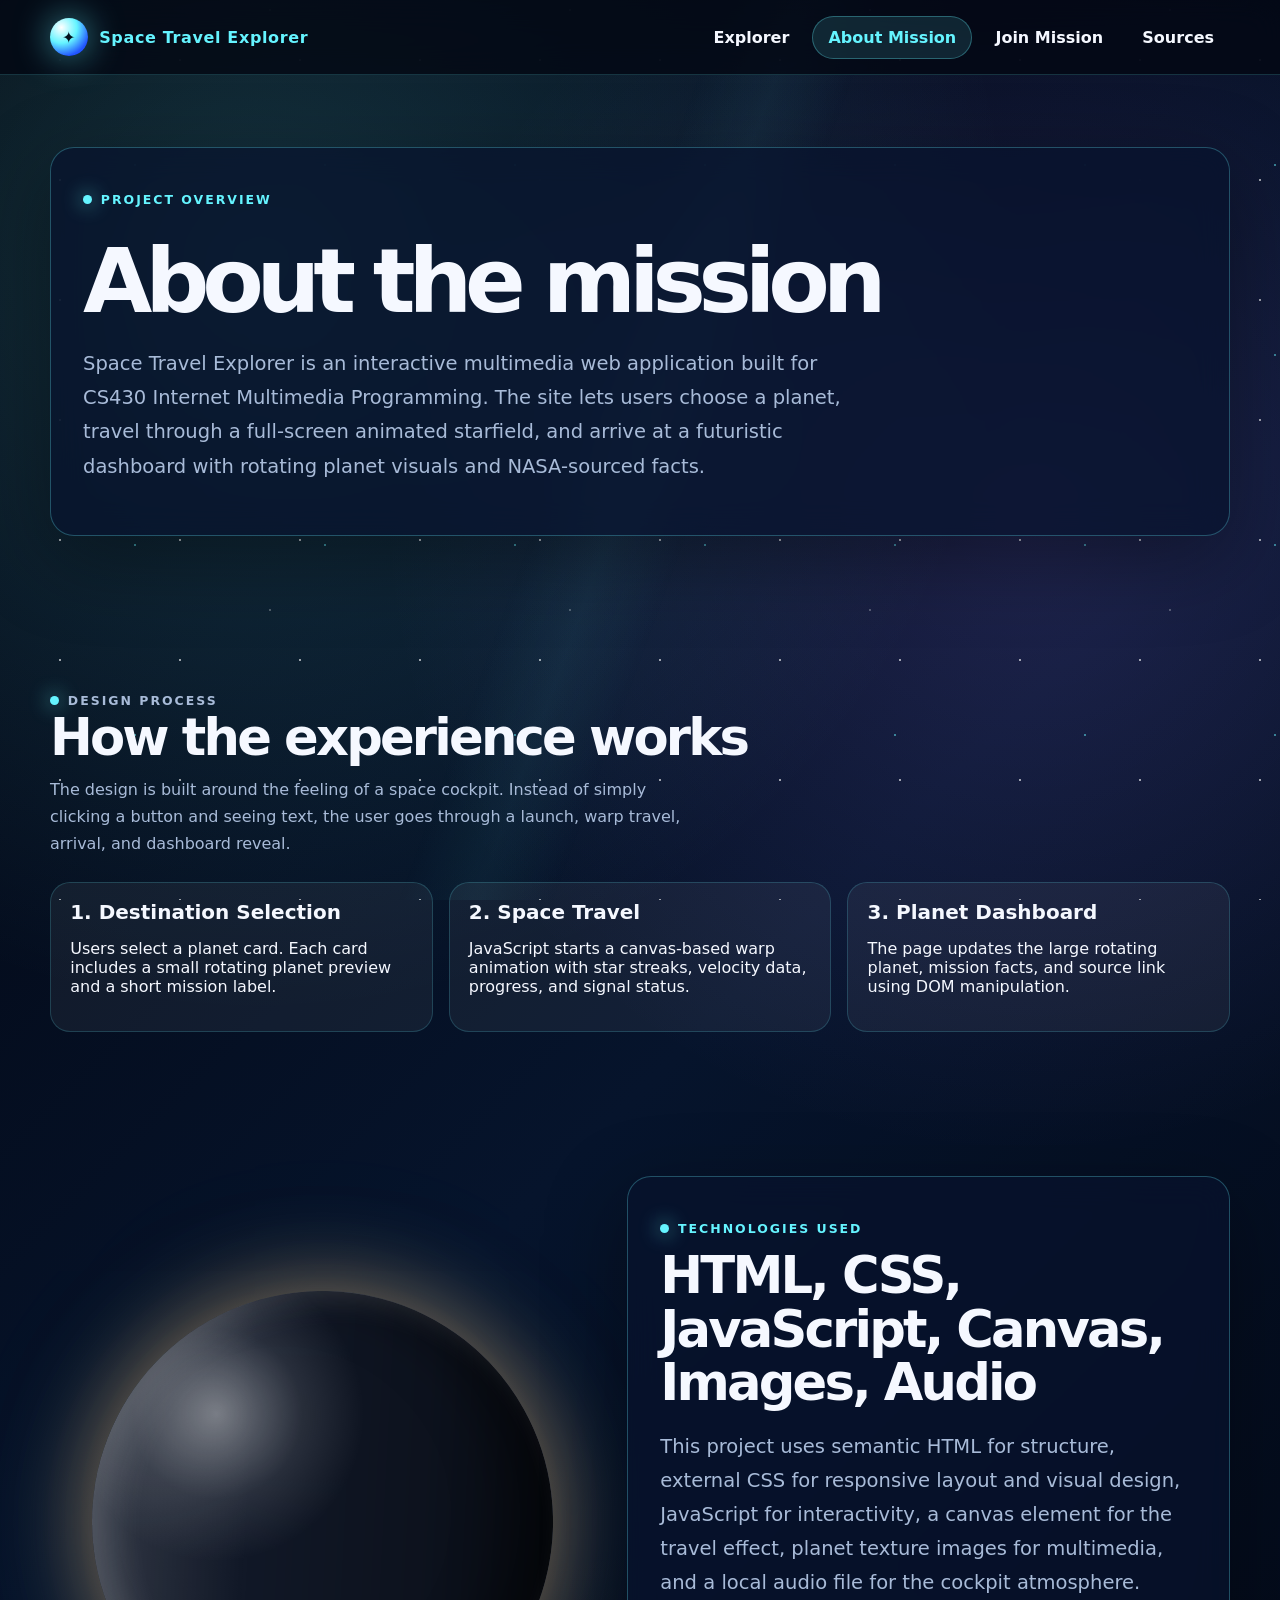
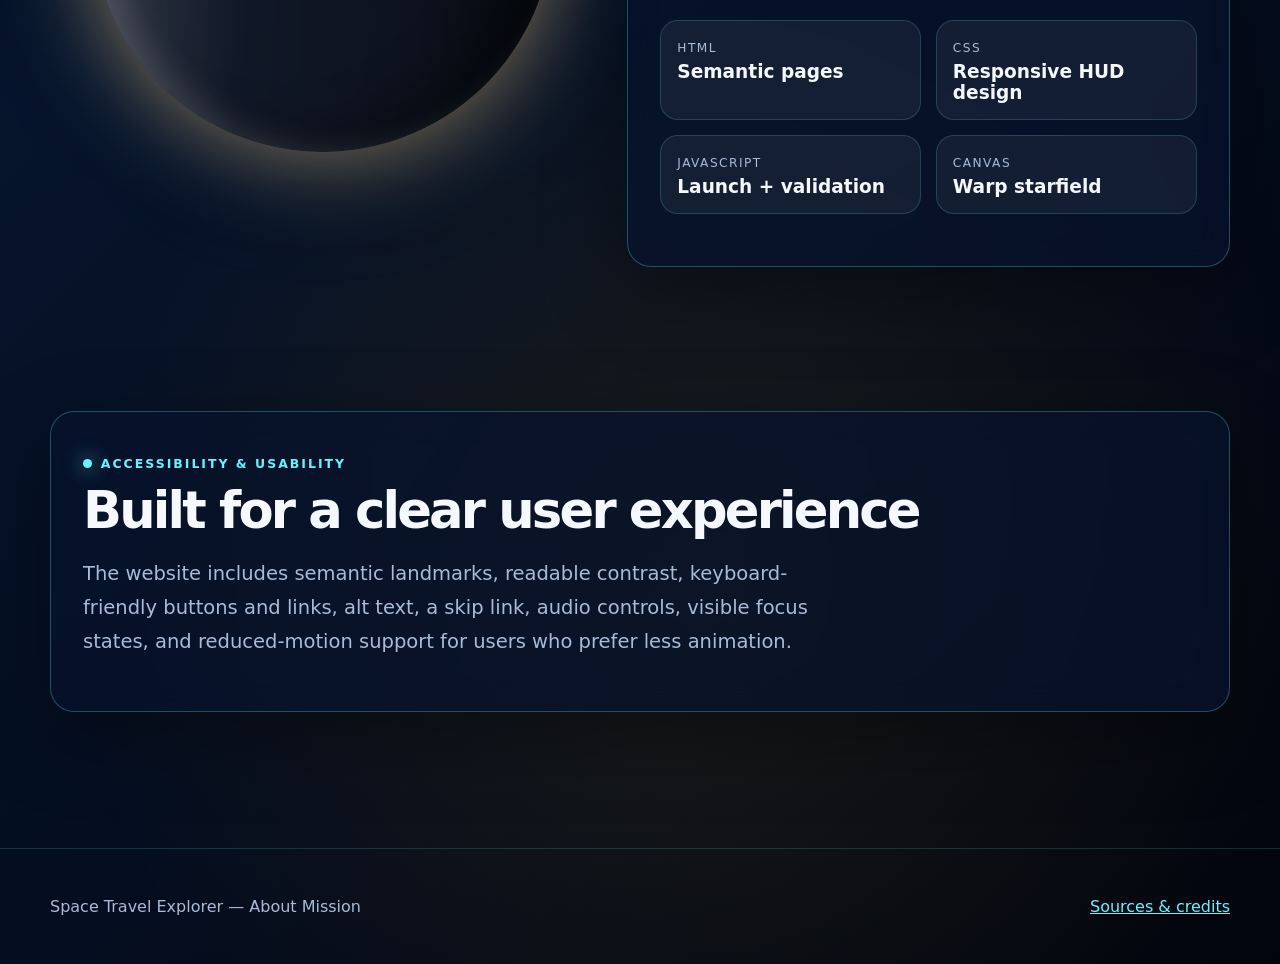
<file: about.html>
<!DOCTYPE html>
<html lang="en">
<head>
  <meta charset="UTF-8">
  <meta name="author" content="Mohamed Allsayed">
  <meta name="viewport" content="width=device-width, initial-scale=1.0">
  <title>About Mission | Space Travel Explorer</title>
  <link rel="stylesheet" href="css/styles.css">
</head>
<body>
  <a href="#main" class="skip-link">Skip to main content</a>

  <header class="site-header">
    <nav class="nav-shell" aria-label="Main navigation">
      <a class="brand" href="index.html"><span class="brand-mark">✦</span><span>Space Travel Explorer</span></a>
      <button class="nav-toggle" type="button" aria-controls="navLinks" aria-expanded="false">Menu</button>
      <ul class="nav-links" id="navLinks">
        <li><a href="index.html">Explorer</a></li>
        <li><a href="about.html">About Mission</a></li>
        <li><a href="contact.html">Join Mission</a></li>
        <li><a href="sources.html">Sources</a></li>
      </ul>
    </nav>
  </header>

  <main id="main">
    <section class="section">
      <div class="panel">
        <p class="eyebrow">Project Overview</p>
        <h1>About the mission</h1>
        <p class="lead">
          Space Travel Explorer is an interactive multimedia web application built for CS430 Internet Multimedia Programming.
          The site lets users choose a planet, travel through a full-screen animated starfield, and arrive at a futuristic
          dashboard with rotating planet visuals and NASA-sourced facts.
        </p>
      </div>
    </section>

    <section class="section">
      <div class="section-heading">
        <div>
          <p class="eyebrow">Design Process</p>
          <h2>How the experience works</h2>
          <p>
            The design is built around the feeling of a space cockpit. Instead of simply clicking a button and seeing text,
            the user goes through a launch, warp travel, arrival, and dashboard reveal.
          </p>
        </div>
      </div>
      <div class="feature-grid">
        <article class="feature-card">
          <h3>1. Destination Selection</h3>
          <p>Users select a planet card. Each card includes a small rotating planet preview and a short mission label.</p>
        </article>
        <article class="feature-card">
          <h3>2. Space Travel</h3>
          <p>JavaScript starts a canvas-based warp animation with star streaks, velocity data, progress, and signal status.</p>
        </article>
        <article class="feature-card">
          <h3>3. Planet Dashboard</h3>
          <p>The page updates the large rotating planet, mission facts, and source link using DOM manipulation.</p>
        </article>
      </div>
    </section>

    <section class="section">
      <div class="arrival-layout">
        <div class="planet-stage">
          <div class="planet-sphere" style="--planet-texture: url('images/textures/jupiter.jpg'); --planet-glow: rgba(240, 188, 118, .55);" role="img" aria-label="Rotating Jupiter visual"></div>
        </div>
        <article class="panel">
          <p class="eyebrow">Technologies Used</p>
          <h2>HTML, CSS, JavaScript, Canvas, Images, Audio</h2>
          <p class="lead">
            This project uses semantic HTML for structure, external CSS for responsive layout and visual design,
            JavaScript for interactivity, a canvas element for the travel effect, planet texture images for multimedia,
            and a local audio file for the cockpit atmosphere.
          </p>
          <div class="data-grid">
            <div class="data-card"><span>HTML</span><strong>Semantic pages</strong></div>
            <div class="data-card"><span>CSS</span><strong>Responsive HUD design</strong></div>
            <div class="data-card"><span>JavaScript</span><strong>Launch + validation</strong></div>
            <div class="data-card"><span>Canvas</span><strong>Warp starfield</strong></div>
          </div>
        </article>
      </div>
    </section>

    <section class="section">
      <div class="panel">
        <p class="eyebrow">Accessibility & Usability</p>
        <h2>Built for a clear user experience</h2>
        <p class="lead">
          The website includes semantic landmarks, readable contrast, keyboard-friendly buttons and links, alt text,
          a skip link, audio controls, visible focus states, and reduced-motion support for users who prefer less animation.
        </p>
      </div>
    </section>
  </main>

  <footer class="site-footer">
    <div class="footer-inner">
      <p>Space Travel Explorer — About Mission</p>
      <p><a href="sources.html">Sources & credits</a></p>
    </div>
  </footer>

  <script src="js/script.js"></script>
</body>
</html>
</file>
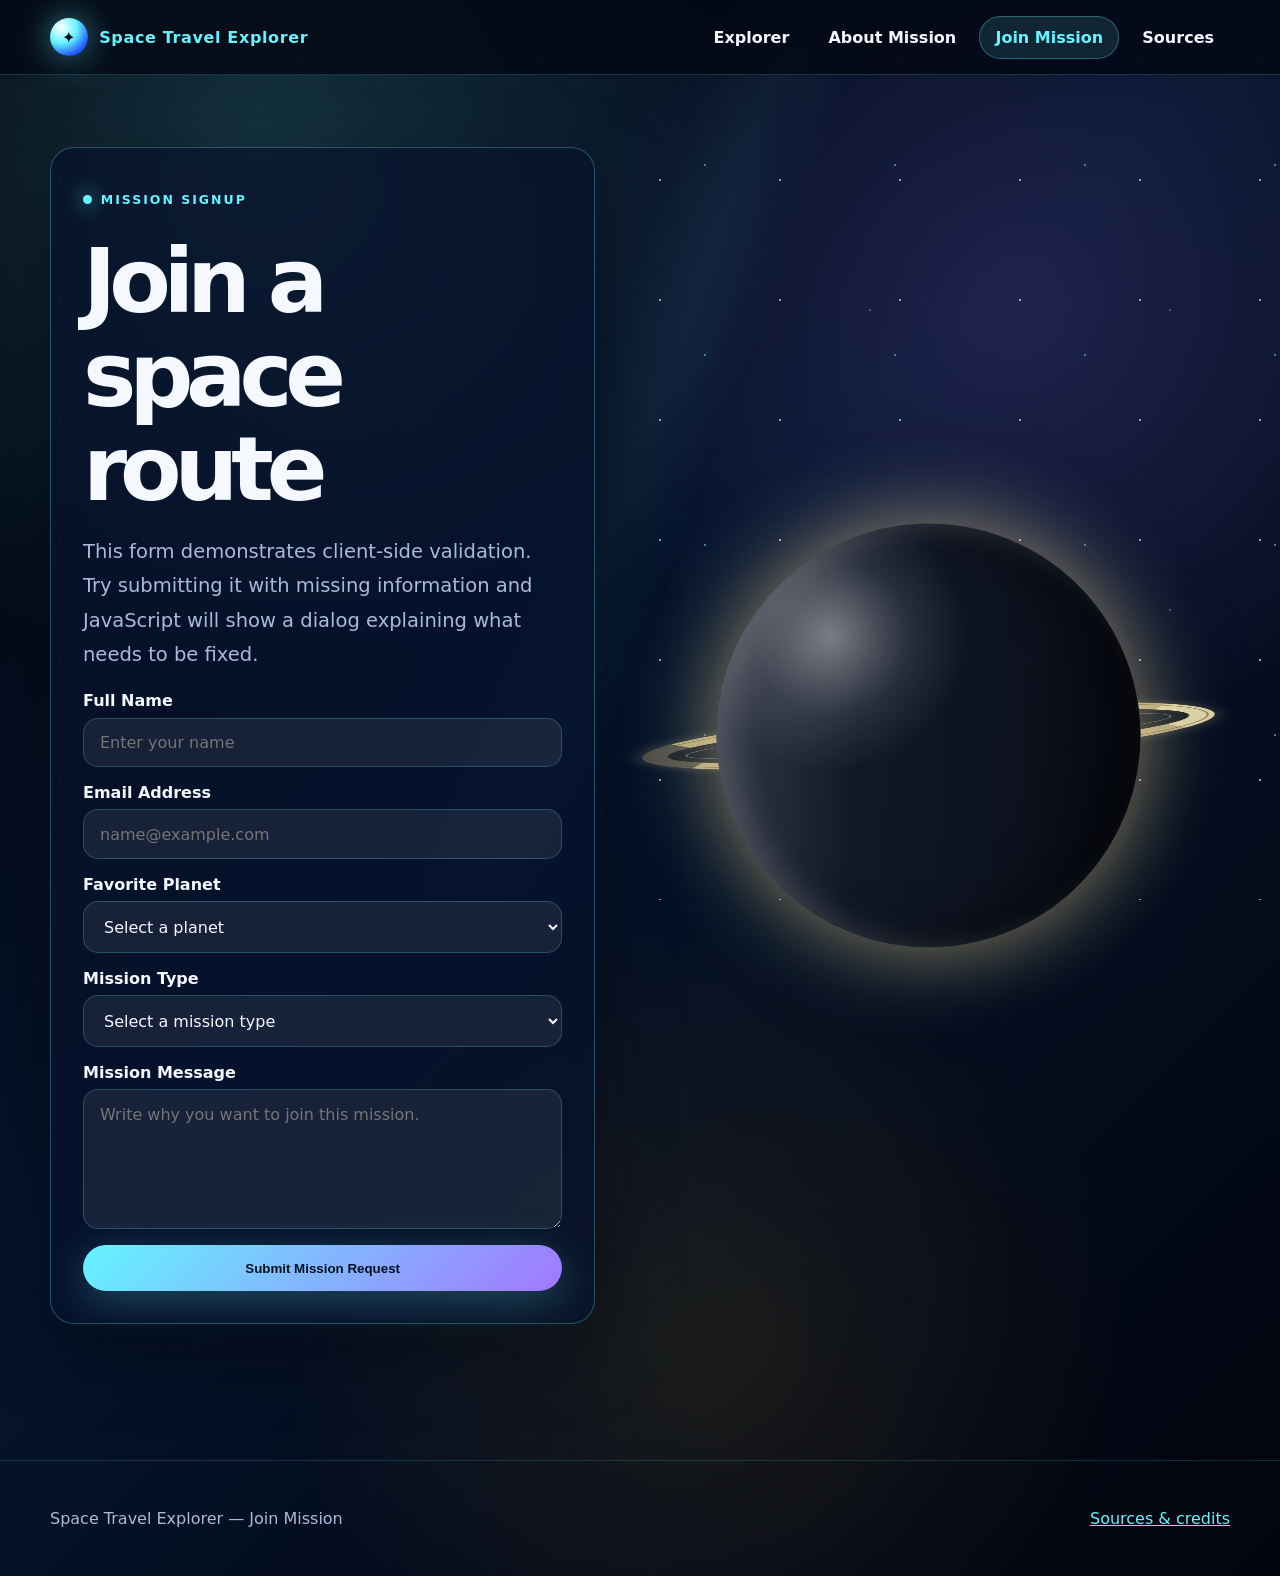
<file: contact.html>
<!DOCTYPE html>
<html lang="en">
<head>
  <meta charset="UTF-8">
  <meta name="author" content="Mohamed Allsayed">
  <meta name="viewport" content="width=device-width, initial-scale=1.0">
  <title>Join Mission | Space Travel Explorer</title>
  <link rel="stylesheet" href="css/styles.css">
</head>
<body>
  <a href="#main" class="skip-link">Skip to main content</a>

  <header class="site-header">
    <nav class="nav-shell" aria-label="Main navigation">
      <a class="brand" href="index.html"><span class="brand-mark">✦</span><span>Space Travel Explorer</span></a>
      <button class="nav-toggle" type="button" aria-controls="navLinks" aria-expanded="false">Menu</button>
      <ul class="nav-links" id="navLinks">
        <li><a href="index.html">Explorer</a></li>
        <li><a href="about.html">About Mission</a></li>
        <li><a href="contact.html">Join Mission</a></li>
        <li><a href="sources.html">Sources</a></li>
      </ul>
    </nav>
  </header>

  <main id="main">
    <section class="section">
      <div class="arrival-layout">
        <article class="panel">
          <p class="eyebrow">Mission Signup</p>
          <h1>Join a space route</h1>
          <p class="lead">
            This form demonstrates client-side validation. Try submitting it with missing information and JavaScript will
            show a dialog explaining what needs to be fixed.
          </p>

          <form id="missionForm" class="form-grid" novalidate>
            <div class="form-row">
              <label for="name">Full Name</label>
              <input id="name" name="name" type="text" autocomplete="name" placeholder="Enter your name" required>
            </div>

            <div class="form-row">
              <label for="email">Email Address</label>
              <input id="email" name="email" type="email" autocomplete="email" placeholder="name@example.com" required>
            </div>

            <div class="form-row">
              <label for="planet">Favorite Planet</label>
              <select id="planet" name="planet" required>
                <option value="">Select a planet</option>
                <option>Mercury</option>
                <option>Venus</option>
                <option>Earth</option>
                <option>Mars</option>
                <option>Jupiter</option>
                <option>Saturn</option>
                <option>Uranus</option>
                <option>Neptune</option>
              </select>
            </div>

            <div class="form-row">
              <label for="mission">Mission Type</label>
              <select id="mission" name="mission" required>
                <option value="">Select a mission type</option>
                <option>Research</option>
                <option>Exploration</option>
                <option>Photography</option>
                <option>Colony Planning</option>
              </select>
            </div>

            <div class="form-row">
              <label for="notes">Mission Message</label>
              <textarea id="notes" name="notes" placeholder="Write why you want to join this mission." required></textarea>
            </div>

            <button class="btn" type="submit">Submit Mission Request</button>
            <p class="form-message" id="formMessage" aria-live="polite"></p>
          </form>
        </article>

        <aside class="planet-stage saturn" aria-label="Saturn mission visual">
          <div class="rings" aria-hidden="true"></div>
          <div class="planet-sphere" style="--planet-texture: url('images/textures/saturn.jpg'); --planet-glow: rgba(255, 220, 142, .55);" role="img" aria-label="Rotating Saturn visual"></div>
        </aside>
      </div>
    </section>
  </main>

  <footer class="site-footer">
    <div class="footer-inner">
      <p>Space Travel Explorer — Join Mission</p>
      <p><a href="sources.html">Sources & credits</a></p>
    </div>
  </footer>

  <script src="js/script.js"></script>
</body>
</html>
</file>
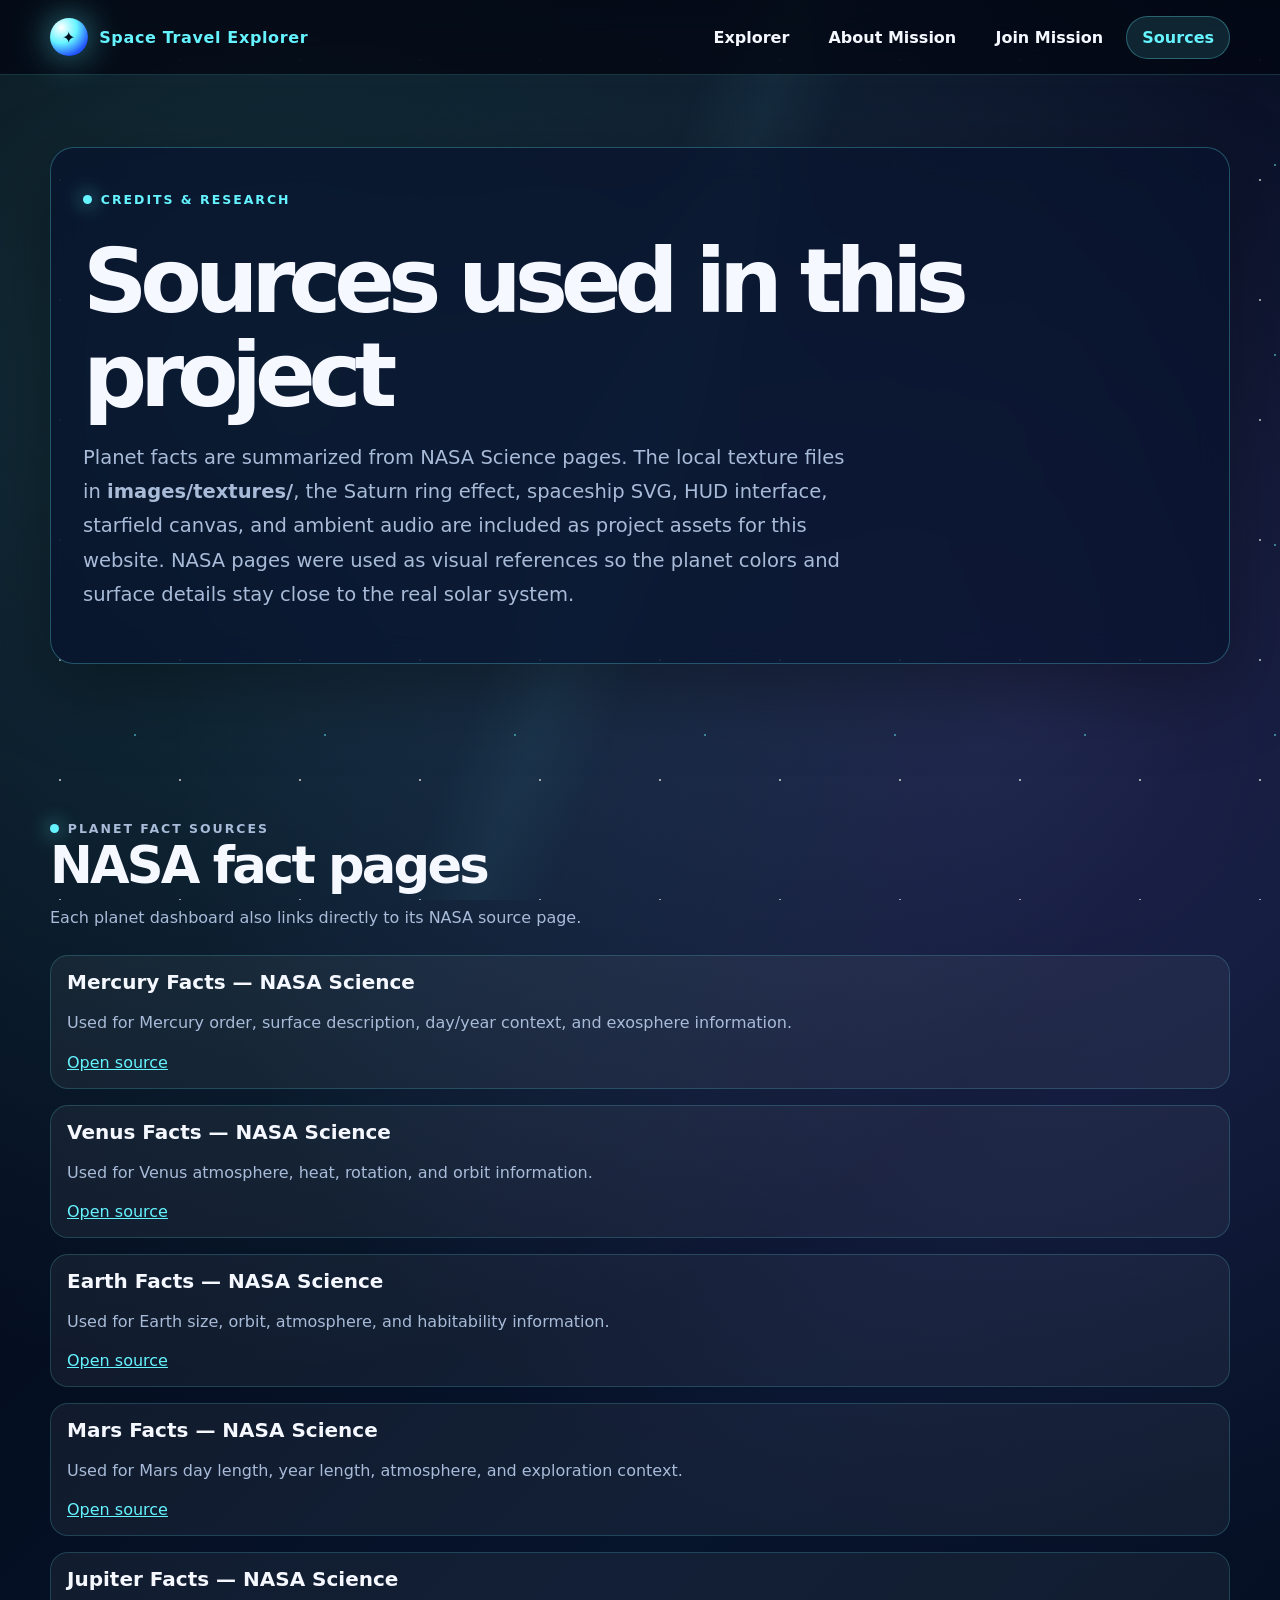
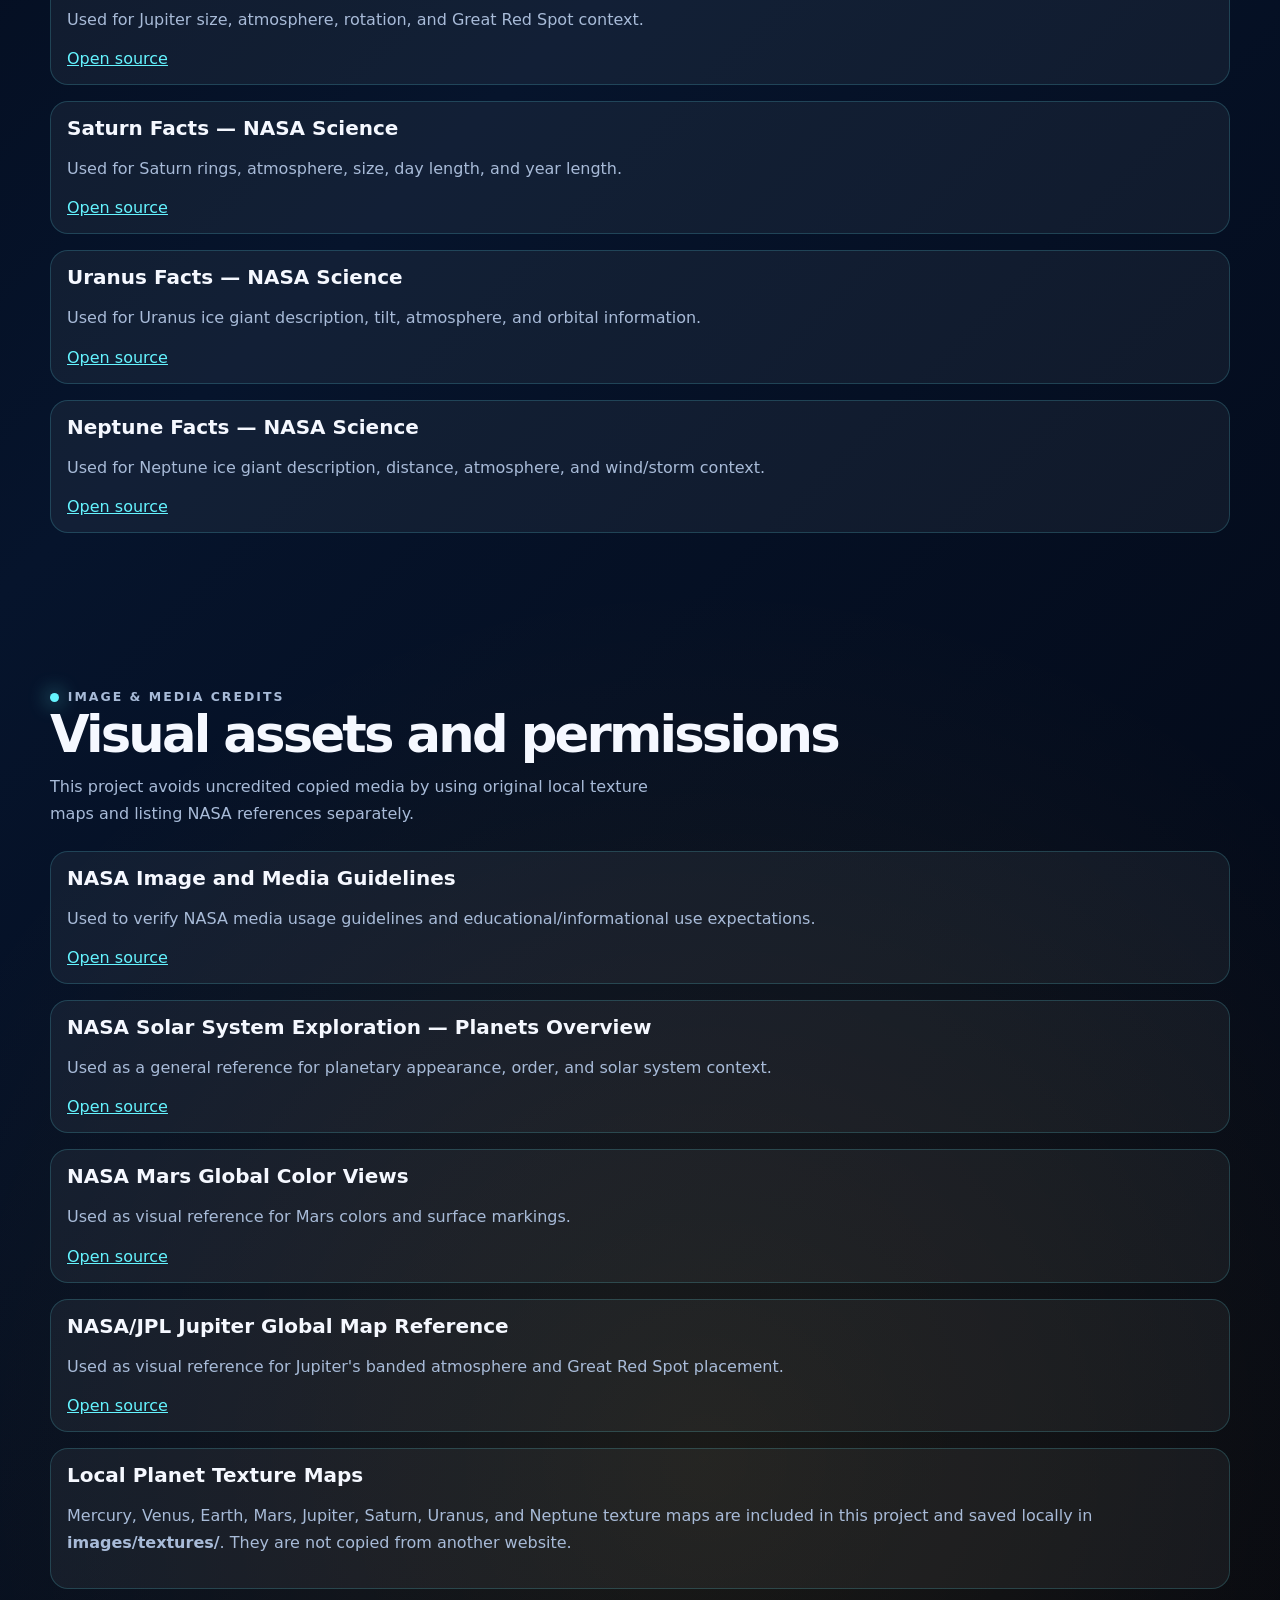
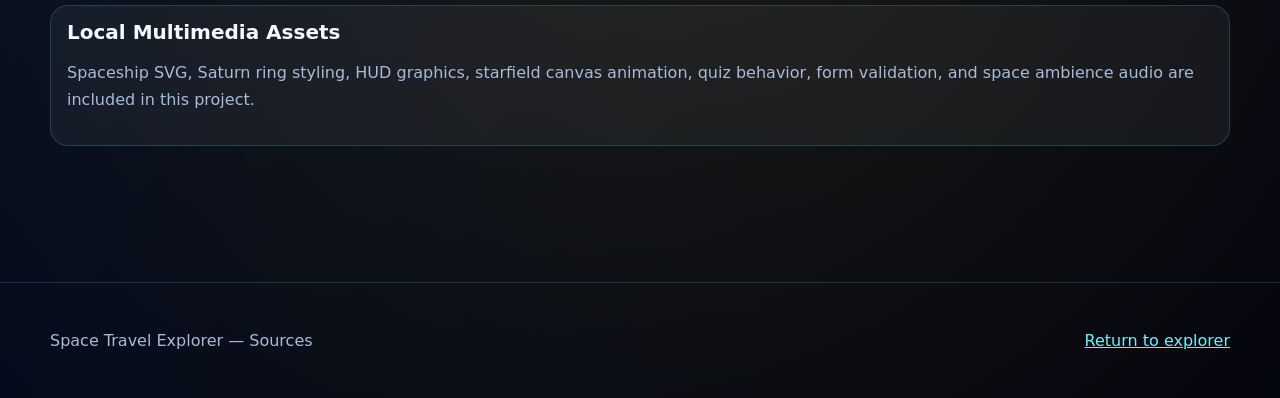
<file: sources.html>
<!DOCTYPE html>
<html lang="en">
<head>
  <meta charset="UTF-8">
  <meta name="author" content="Mohamed Allsayed">
  <meta name="viewport" content="width=device-width, initial-scale=1.0">
  <title>Sources | Space Travel Explorer</title>
  <link rel="stylesheet" href="css/styles.css">
</head>
<body>
  <a href="#main" class="skip-link">Skip to main content</a>

  <header class="site-header">
    <nav class="nav-shell" aria-label="Main navigation">
      <a class="brand" href="index.html"><span class="brand-mark">✦</span><span>Space Travel Explorer</span></a>
      <button class="nav-toggle" type="button" aria-controls="navLinks" aria-expanded="false">Menu</button>
      <ul class="nav-links" id="navLinks">
        <li><a href="index.html">Explorer</a></li>
        <li><a href="about.html">About Mission</a></li>
        <li><a href="contact.html">Join Mission</a></li>
        <li><a href="sources.html">Sources</a></li>
      </ul>
    </nav>
  </header>

  <main id="main">
    <section class="section">
      <div class="panel">
        <p class="eyebrow">Credits & Research</p>
        <h1>Sources used in this project</h1>
        <p class="lead">
          Planet facts are summarized from NASA Science pages. The local texture files in
          <strong>images/textures/</strong>, the Saturn ring effect, spaceship SVG, HUD interface, starfield canvas,
          and ambient audio are included as project assets for this website. NASA pages were used as visual
          references so the planet colors and surface details stay close to the real solar system.
        </p>
      </div>
    </section>

    <section class="section">
      <div class="section-heading">
        <div>
          <p class="eyebrow">Planet Fact Sources</p>
          <h2>NASA fact pages</h2>
          <p>Each planet dashboard also links directly to its NASA source page.</p>
        </div>
      </div>

      <div class="sources-list">
        <article class="source-item">
          <h3>Mercury Facts — NASA Science</h3>
          <p>Used for Mercury order, surface description, day/year context, and exosphere information.</p>
          <a href="https://science.nasa.gov/mercury/facts/" target="_blank" rel="noopener">Open source</a>
        </article>
        <article class="source-item">
          <h3>Venus Facts — NASA Science</h3>
          <p>Used for Venus atmosphere, heat, rotation, and orbit information.</p>
          <a href="https://science.nasa.gov/venus/facts/" target="_blank" rel="noopener">Open source</a>
        </article>
        <article class="source-item">
          <h3>Earth Facts — NASA Science</h3>
          <p>Used for Earth size, orbit, atmosphere, and habitability information.</p>
          <a href="https://science.nasa.gov/earth/facts/" target="_blank" rel="noopener">Open source</a>
        </article>
        <article class="source-item">
          <h3>Mars Facts — NASA Science</h3>
          <p>Used for Mars day length, year length, atmosphere, and exploration context.</p>
          <a href="https://science.nasa.gov/mars/facts/" target="_blank" rel="noopener">Open source</a>
        </article>
        <article class="source-item">
          <h3>Jupiter Facts — NASA Science</h3>
          <p>Used for Jupiter size, atmosphere, rotation, and Great Red Spot context.</p>
          <a href="https://science.nasa.gov/jupiter/facts/" target="_blank" rel="noopener">Open source</a>
        </article>
        <article class="source-item">
          <h3>Saturn Facts — NASA Science</h3>
          <p>Used for Saturn rings, atmosphere, size, day length, and year length.</p>
          <a href="https://science.nasa.gov/saturn/facts/" target="_blank" rel="noopener">Open source</a>
        </article>
        <article class="source-item">
          <h3>Uranus Facts — NASA Science</h3>
          <p>Used for Uranus ice giant description, tilt, atmosphere, and orbital information.</p>
          <a href="https://science.nasa.gov/uranus/facts/" target="_blank" rel="noopener">Open source</a>
        </article>
        <article class="source-item">
          <h3>Neptune Facts — NASA Science</h3>
          <p>Used for Neptune ice giant description, distance, atmosphere, and wind/storm context.</p>
          <a href="https://science.nasa.gov/neptune/facts/" target="_blank" rel="noopener">Open source</a>
        </article>
      </div>
    </section>

    <section class="section">
      <div class="section-heading">
        <div>
          <p class="eyebrow">Image & Media Credits</p>
          <h2>Visual assets and permissions</h2>
          <p>This project avoids uncredited copied media by using original local texture maps and listing NASA references separately.</p>
        </div>
      </div>

      <div class="sources-list">
        <article class="source-item">
          <h3>NASA Image and Media Guidelines</h3>
          <p>Used to verify NASA media usage guidelines and educational/informational use expectations.</p>
          <a href="https://www.nasa.gov/nasa-brand-center/images-and-media/" target="_blank" rel="noopener">Open source</a>
        </article>
        <article class="source-item">
          <h3>NASA Solar System Exploration — Planets Overview</h3>
          <p>Used as a general reference for planetary appearance, order, and solar system context.</p>
          <a href="https://science.nasa.gov/solar-system/planets/" target="_blank" rel="noopener">Open source</a>
        </article>
        <article class="source-item">
          <h3>NASA Mars Global Color Views</h3>
          <p>Used as visual reference for Mars colors and surface markings.</p>
          <a href="https://science.nasa.gov/resource/global-color-views-of-mars/" target="_blank" rel="noopener">Open source</a>
        </article>
        <article class="source-item">
          <h3>NASA/JPL Jupiter Global Map Reference</h3>
          <p>Used as visual reference for Jupiter's banded atmosphere and Great Red Spot placement.</p>
          <a href="https://www.jpl.nasa.gov/images/pia19643-spinning-jupiter-and-global-map/" target="_blank" rel="noopener">Open source</a>
        </article>
        <article class="source-item">
          <h3>Local Planet Texture Maps</h3>
          <p>
            Mercury, Venus, Earth, Mars, Jupiter, Saturn, Uranus, and Neptune texture maps are included in this project
            and saved locally in <strong>images/textures/</strong>. They are not copied from another website.
          </p>
        </article>
        <article class="source-item">
          <h3>Local Multimedia Assets</h3>
          <p>
            Spaceship SVG, Saturn ring styling, HUD graphics, starfield canvas animation, quiz behavior,
            form validation, and space ambience audio are included in this project.
          </p>
        </article>
      </div>
    </section>
  </main>

  <footer class="site-footer">
    <div class="footer-inner">
      <p>Space Travel Explorer — Sources</p>
      <p><a href="index.html">Return to explorer</a></p>
    </div>
  </footer>

  <script src="js/script.js"></script>
</body>
</html>
</file>
<file: css/styles.css>
/* Space Travel Explorer - CS430 Final Project */
:root {
  --bg: #030712;
  --bg2: #07142b;
  --text: #f5f8ff;
  --muted: #a8bbd8;
  --cyan: #65f4ff;
  --blue: #6ca8ff;
  --violet: #a277ff;
  --orange: #ffb703;
  --panel: rgba(7, 18, 45, .72);
  --panel2: rgba(255, 255, 255, .07);
  --border: rgba(101, 244, 255, .28);
  --shadow: 0 24px 80px rgba(0, 0, 0, .35);
  --radius: 24px;
  --font-main: "Segoe UI", system-ui, -apple-system, BlinkMacSystemFont, sans-serif;
}

* { box-sizing: border-box; }

html { scroll-behavior: smooth; }

body {
  margin: 0;
  min-height: 100vh;
  color: var(--text);
  font-family: var(--font-main);
  background:
    radial-gradient(circle at 20% 10%, rgba(101, 244, 255, .18), transparent 30%),
    radial-gradient(circle at 80% 20%, rgba(162, 119, 255, .16), transparent 28%),
    radial-gradient(circle at 55% 85%, rgba(255, 183, 3, .09), transparent 28%),
    linear-gradient(135deg, #02040d 0%, #06142c 45%, #02040d 100%);
  overflow-x: hidden;
}

body::before,
body::after {
  content: "";
  position: fixed;
  inset: 0;
  pointer-events: none;
  z-index: -2;
}

body::before {
  background-image:
    radial-gradient(#ffffff 1px, transparent 1px),
    radial-gradient(rgba(101,244,255,.8) 1px, transparent 1px),
    radial-gradient(rgba(255,255,255,.45) 1px, transparent 1px);
  background-size: 120px 120px, 190px 190px, 300px 300px;
  background-position: 0 0, 40px 70px, 120px 160px;
  opacity: .6;
  animation: slowStars 70s linear infinite;
}

body::after {
  background: linear-gradient(110deg, transparent 0 45%, rgba(101,244,255,.05), transparent 55% 100%);
  z-index: -1;
}

@keyframes slowStars {
  to { background-position: 600px 1000px, 440px 780px, 320px 600px; }
}

a { color: var(--cyan); }
a:hover { color: #fff; }

.skip-link {
  position: absolute;
  top: -60px;
  left: 1rem;
  padding: .7rem 1rem;
  background: #fff;
  color: #000;
  border-radius: 999px;
  z-index: 1000;
}
.skip-link:focus { top: 1rem; }

.site-header {
  position: sticky;
  top: 0;
  z-index: 100;
  backdrop-filter: blur(16px);
  background: rgba(3, 7, 18, .78);
  border-bottom: 1px solid rgba(101,244,255,.18);
}

.nav-shell {
  width: min(1180px, calc(100% - 32px));
  margin: 0 auto;
  display: flex;
  align-items: center;
  justify-content: space-between;
  min-height: 74px;
  gap: 1rem;
}

.brand {
  display: inline-flex;
  align-items: center;
  gap: .7rem;
  text-decoration: none;
  font-weight: 800;
  letter-spacing: .04em;
}

.brand-mark {
  width: 38px;
  height: 38px;
  border-radius: 50%;
  display: grid;
  place-items: center;
  background: radial-gradient(circle at 30% 25%, #fff, #65f4ff 40%, #2255ff 75%);
  box-shadow: 0 0 35px rgba(101, 244, 255, .55);
  color: #02101d;
}

.nav-toggle {
  display: none;
  border: 1px solid var(--border);
  background: var(--panel2);
  color: var(--text);
  border-radius: 12px;
  padding: .65rem .85rem;
}

.nav-links {
  display: flex;
  list-style: none;
  gap: .45rem;
  padding: 0;
  margin: 0;
}

.nav-links a {
  display: inline-flex;
  text-decoration: none;
  color: var(--text);
  padding: .75rem 1rem;
  border-radius: 999px;
  font-weight: 650;
  transition: .2s ease;
}

.nav-links a:hover,
.nav-links a.active {
  background: rgba(101,244,255,.12);
  box-shadow: inset 0 0 0 1px rgba(101,244,255,.3);
  color: var(--cyan);
}

main {
  width: min(1180px, calc(100% - 32px));
  margin: 0 auto;
}

.hero {
  display: grid;
  grid-template-columns: 1.02fr .98fr;
  gap: 2rem;
  align-items: center;
  min-height: calc(100vh - 74px);
  padding: 4rem 0;
}

.eyebrow {
  display: inline-flex;
  align-items: center;
  gap: .55rem;
  color: var(--cyan);
  text-transform: uppercase;
  letter-spacing: .16em;
  font-size: .78rem;
  font-weight: 800;
}

.eyebrow::before {
  content: "";
  width: 9px;
  height: 9px;
  border-radius: 50%;
  background: var(--cyan);
  box-shadow: 0 0 20px var(--cyan);
}

h1, h2, h3 { line-height: 1.05; margin: 0; }

h1 {
  font-size: clamp(2.5rem, 7vw, 5.8rem);
  letter-spacing: -0.08em;
  margin: .85rem 0 1rem;
}

h2 {
  font-size: clamp(2rem, 4vw, 3.5rem);
  letter-spacing: -0.055em;
  margin-bottom: .7rem;
}

h3 { font-size: 1.25rem; }

.lead {
  color: var(--muted);
  font-size: clamp(1rem, 1.6vw, 1.22rem);
  max-width: 62ch;
  line-height: 1.75;
}

.hero-actions {
  display: flex;
  flex-wrap: wrap;
  gap: .9rem;
  margin-top: 1.6rem;
}

.btn {
  appearance: none;
  border: 0;
  cursor: pointer;
  display: inline-flex;
  justify-content: center;
  align-items: center;
  gap: .5rem;
  min-height: 46px;
  padding: .85rem 1.2rem;
  border-radius: 999px;
  color: #03101e;
  background: linear-gradient(135deg, #65f4ff, #a277ff);
  font-weight: 800;
  text-decoration: none;
  box-shadow: 0 10px 40px rgba(101, 244, 255, .25);
  transition: transform .2s ease, filter .2s ease, box-shadow .2s ease;
}

.btn:hover { transform: translateY(-2px); filter: brightness(1.08); }

.btn.secondary {
  color: var(--text);
  background: rgba(255,255,255,.06);
  border: 1px solid rgba(255,255,255,.16);
  box-shadow: none;
}

.btn.ghost {
  background: transparent;
  border: 1px solid var(--border);
  color: var(--cyan);
  box-shadow: none;
}

.control-row {
  display: flex;
  flex-wrap: wrap;
  gap: .8rem;
  align-items: center;
}

.cockpit {
  position: relative;
  min-height: 520px;
  display: grid;
  place-items: center;
}

.orbit-rings {
  position: absolute;
  width: min(95%, 620px);
  aspect-ratio: 1;
  border: 1px solid rgba(101,244,255,.18);
  border-radius: 50%;
  transform: rotateX(68deg) rotateZ(-20deg);
  box-shadow:
    inset 0 0 25px rgba(101,244,255,.18),
    0 0 55px rgba(101,244,255,.08);
}

.orbit-rings::before,
.orbit-rings::after {
  content: "";
  position: absolute;
  inset: 12%;
  border: 1px dashed rgba(162,119,255,.25);
  border-radius: 50%;
}
.orbit-rings::after {
  inset: 26%;
  border-color: rgba(255,183,3,.25);
}

.ship-card {
  position: relative;
  width: min(100%, 500px);
  min-height: 420px;
  border: 1px solid var(--border);
  border-radius: var(--radius);
  background:
    linear-gradient(135deg, rgba(255,255,255,.11), rgba(255,255,255,.03)),
    rgba(5, 14, 35, .6);
  box-shadow: var(--shadow);
  overflow: hidden;
}

.ship-card::before {
  content: "";
  position: absolute;
  inset: -80px;
  background:
    conic-gradient(from 160deg, transparent, rgba(101,244,255,.18), transparent, rgba(162,119,255,.15), transparent);
  animation: rotateGlow 10s linear infinite;
}

@keyframes rotateGlow { to { transform: rotate(360deg); } }

.ship-card-inner {
  position: absolute;
  inset: 1px;
  border-radius: calc(var(--radius) - 1px);
  background: rgba(3,7,18,.78);
  display: grid;
  place-items: center;
  padding: 2rem;
}

.ship-card img {
  width: min(70%, 310px);
  filter: drop-shadow(0 0 35px rgba(101,244,255,.55));
  animation: shipFloat 4.5s ease-in-out infinite;
}

@keyframes shipFloat {
  0%,100% { transform: translateY(0) rotate(-2deg); }
  50% { transform: translateY(-18px) rotate(2deg); }
}

.hud-readout {
  position: absolute;
  left: 1.2rem;
  right: 1.2rem;
  bottom: 1.2rem;
  display: grid;
  grid-template-columns: repeat(3, 1fr);
  gap: .75rem;
}

.readout {
  border: 1px solid rgba(101,244,255,.18);
  border-radius: 16px;
  background: rgba(255,255,255,.05);
  padding: .85rem;
}

.readout span {
  display: block;
  color: var(--muted);
  font-size: .72rem;
  text-transform: uppercase;
  letter-spacing: .12em;
}
.readout strong { font-size: 1.05rem; }

.section {
  padding: 4.5rem 0;
}

.section-heading {
  display: flex;
  justify-content: space-between;
  gap: 1.5rem;
  align-items: end;
  margin-bottom: 1.5rem;
}

.section-heading p { color: var(--muted); max-width: 62ch; line-height: 1.7; margin: .6rem 0 0; }

.panel {
  border: 1px solid var(--border);
  border-radius: var(--radius);
  background: var(--panel);
  box-shadow: var(--shadow);
  padding: clamp(1rem, 2.6vw, 2rem);
  backdrop-filter: blur(16px);
}

.audio-panel {
  display: grid;
  grid-template-columns: 1fr auto;
  gap: 1.2rem;
  align-items: center;
}

.audio-panel audio { max-width: 100%; }

.destination-grid {
  display: grid;
  grid-template-columns: repeat(4, 1fr);
  gap: 1rem;
}

.planet-card {
  position: relative;
  min-height: 210px;
  border: 1px solid rgba(101,244,255,.2);
  background:
    linear-gradient(160deg, rgba(255,255,255,.09), rgba(255,255,255,.025)),
    rgba(3,7,18,.72);
  color: var(--text);
  border-radius: 22px;
  padding: 1rem;
  text-align: left;
  cursor: pointer;
  overflow: hidden;
  transition: transform .2s ease, border-color .2s ease, box-shadow .2s ease;
}

.planet-card:hover,
.planet-card:focus-visible {
  transform: translateY(-6px);
  border-color: rgba(101,244,255,.8);
  box-shadow: 0 24px 55px rgba(0,0,0,.25), 0 0 40px rgba(101,244,255,.16);
  outline: none;
}

.planet-card .mini-sphere {
  width: 104px;
  height: 104px;
  margin: 0 auto .7rem;
  border-radius: 50%;
  background-image: var(--texture);
  background-color: rgba(90,130,170,.35);
  background-size: 220% 100%;
  animation: planetSpin 16s linear infinite;
  box-shadow:
    inset -22px -12px 35px rgba(0,0,0,.75),
    inset 13px 5px 20px rgba(255,255,255,.2),
    0 0 40px var(--glow, rgba(101,244,255,.24));
}

.planet-card strong {
  display: block;
  font-size: 1.15rem;
}
.planet-card span {
  color: var(--muted);
  font-size: .92rem;
}
.planet-card .launch-label {
  margin-top: .7rem;
  color: var(--cyan);
  font-weight: 800;
  letter-spacing: .08em;
  text-transform: uppercase;
  font-size: .72rem;
}

@keyframes planetSpin {
  from { background-position: 0% center; }
  to { background-position: -200% center; }
}

.arrival-layout {
  display: grid;
  grid-template-columns: .95fr 1.05fr;
  gap: 2rem;
  align-items: center;
}

.planet-stage {
  position: relative;
  display: grid;
  place-items: center;
  min-height: 540px;
  overflow: hidden;
}

.planet-stage::before {
  content: "";
  position: absolute;
  width: 80%;
  aspect-ratio: 1;
  border-radius: 50%;
  background: radial-gradient(circle, var(--planet-glow, rgba(101,244,255,.2)), transparent 62%);
  filter: blur(10px);
}

.planet-sphere {
  --planet-texture: url("../images/textures/earth.jpg");
  width: clamp(270px, 36vw, 470px);
  aspect-ratio: 1;
  border-radius: 50%;
  position: relative;
  background-image: var(--planet-texture);
  background-color: rgba(90,130,170,.35);
  background-size: 230% 100%;
  background-repeat: repeat-x;
  background-position: 0 center;
  animation: planetSpin 22s linear infinite;
  transform: rotate(-7deg);
  box-shadow:
    inset -65px -32px 95px rgba(0,0,0,.82),
    inset 26px 7px 40px rgba(255,255,255,.20),
    0 0 80px var(--planet-glow, rgba(101,244,255,.34)),
    0 0 160px rgba(101,244,255,.10);
}

.planet-sphere::before {
  content: "";
  position: absolute;
  inset: 0;
  border-radius: inherit;
  background:
    radial-gradient(circle at 31% 22%, rgba(255,255,255,.28), transparent 21%),
    radial-gradient(circle at 70% 72%, rgba(0,0,0,.6), transparent 44%),
    linear-gradient(90deg, rgba(255,255,255,.08), transparent 35%, rgba(0,0,0,.55) 85%);
  mix-blend-mode: screen;
  pointer-events: none;
}

.planet-sphere::after {
  content: "";
  position: absolute;
  inset: -2px;
  border-radius: inherit;
  border: 1px solid rgba(255,255,255,.14);
  box-shadow: inset 12px 0 20px rgba(255,255,255,.12);
  pointer-events: none;
}

.rings {
  display: none;
  position: absolute;
  width: min(98%, 640px);
  height: 160px;
  border-radius: 50%;
  border: 26px solid rgba(229, 207, 152, .78);
  border-left-color: rgba(229,207,152,.32);
  border-right-color: rgba(255,241,188,.85);
  transform: rotateX(72deg) rotateZ(-15deg);
  box-shadow:
    0 0 25px rgba(255,231,164,.25),
    inset 0 0 24px rgba(80,55,25,.45);
  z-index: 3;
  pointer-events: none;
}
.rings::before, .rings::after {
  content: "";
  position: absolute;
  inset: -20px;
  border: 2px solid rgba(95,73,45,.65);
  border-radius: inherit;
}
.rings::after {
  inset: 18px;
  border-color: rgba(255,255,255,.32);
}
.planet-stage.saturn .rings { display: block; }

.data-grid {
  display: grid;
  grid-template-columns: repeat(2, 1fr);
  gap: .9rem;
  margin: 1.2rem 0;
}

.data-card {
  border: 1px solid rgba(101,244,255,.18);
  background: rgba(255,255,255,.055);
  border-radius: 18px;
  padding: 1rem;
}

.data-card span {
  color: var(--muted);
  font-size: .76rem;
  letter-spacing: .12em;
  text-transform: uppercase;
}
.data-card strong {
  display: block;
  font-size: 1.16rem;
  margin-top: .35rem;
}

.mission-note {
  color: var(--muted);
  line-height: 1.75;
}

.source-line {
  font-size: .92rem;
  color: var(--muted);
  border-top: 1px solid rgba(255,255,255,.1);
  padding-top: 1rem;
}

.quiz-grid, .feature-grid {
  display: grid;
  grid-template-columns: repeat(3, 1fr);
  gap: 1rem;
}
.quiz-card, .feature-card {
  border: 1px solid rgba(101,244,255,.18);
  background: rgba(255,255,255,.055);
  border-radius: 20px;
  padding: 1.2rem;
}
.quiz-options {
  display: grid;
  gap: .6rem;
  margin: 1rem 0;
}
.quiz-options button {
  border: 1px solid rgba(255,255,255,.14);
  background: rgba(255,255,255,.06);
  color: var(--text);
  padding: .8rem;
  border-radius: 14px;
  text-align: left;
  cursor: pointer;
}
.quiz-options button:hover { border-color: var(--cyan); }
#quizResult { color: var(--cyan); font-weight: 800; min-height: 1.5rem; }

.form-grid {
  display: grid;
  gap: 1rem;
}

.form-row {
  display: grid;
  gap: .45rem;
}

label { font-weight: 800; }
input, select, textarea {
  width: 100%;
  border: 1px solid rgba(101,244,255,.22);
  background: rgba(255,255,255,.07);
  color: var(--text);
  border-radius: 15px;
  padding: .9rem 1rem;
  font: inherit;
}
select option { color: #000; }
textarea { min-height: 140px; resize: vertical; }
input:focus, select:focus, textarea:focus {
  outline: 2px solid rgba(101,244,255,.5);
  outline-offset: 2px;
}
.form-message {
  padding: .8rem 1rem;
  border-radius: 14px;
  display: none;
}
.form-message.show {
  display: block;
  background: rgba(101,244,255,.1);
  border: 1px solid rgba(101,244,255,.3);
}

.sources-list {
  display: grid;
  gap: 1rem;
}
.source-item {
  border: 1px solid rgba(101,244,255,.18);
  border-radius: 18px;
  background: rgba(255,255,255,.05);
  padding: 1rem;
}
.source-item p { color: var(--muted); line-height: 1.7; }

.site-footer {
  margin-top: 4rem;
  border-top: 1px solid rgba(101,244,255,.16);
  padding: 2rem 0;
  color: var(--muted);
}
.footer-inner {
  width: min(1180px, calc(100% - 32px));
  margin: 0 auto;
  display: flex;
  justify-content: space-between;
  gap: 1rem;
  flex-wrap: wrap;
}

/* Full-screen travel overlay */
.travel-overlay {
  position: fixed;
  inset: 0;
  z-index: 999;
  background:
    radial-gradient(circle at center, rgba(101,244,255,.09), transparent 35%),
    linear-gradient(180deg, #000 0%, #030712 100%);
  display: none;
  overflow: hidden;
}

.travel-overlay.active { display: block; }

#warpCanvas {
  position: absolute;
  inset: 0;
  width: 100%;
  height: 100%;
}

.warp-vignette {
  position: absolute;
  inset: 0;
  background:
    radial-gradient(circle at center, transparent 0 35%, rgba(0,0,0,.9) 82%),
    linear-gradient(90deg, rgba(101,244,255,.08), transparent 20% 80%, rgba(162,119,255,.08));
  pointer-events: none;
}

.warp-hud {
  position: absolute;
  inset: 0;
  padding: min(5vw, 3rem);
  display: grid;
  grid-template-rows: auto 1fr auto;
  pointer-events: none;
}

.warp-top, .warp-bottom {
  display: flex;
  justify-content: space-between;
  align-items: start;
  gap: 1rem;
  pointer-events: auto;
}

.warp-panel {
  border: 1px solid rgba(101,244,255,.38);
  background: rgba(3, 7, 18, .62);
  backdrop-filter: blur(12px);
  border-radius: 18px;
  padding: 1rem;
  min-width: min(360px, 90vw);
  box-shadow: 0 0 40px rgba(101,244,255,.1);
}

.warp-panel span {
  display: block;
  color: var(--muted);
  text-transform: uppercase;
  letter-spacing: .16em;
  font-size: .72rem;
}
.warp-panel strong {
  display: block;
  font-size: clamp(1.25rem, 3vw, 2.4rem);
  letter-spacing: -.03em;
}

.progress-track {
  width: min(620px, 90vw);
  height: 12px;
  border-radius: 999px;
  border: 1px solid rgba(101,244,255,.35);
  background: rgba(255,255,255,.08);
  overflow: hidden;
  margin-top: .8rem;
}
.progress-fill {
  width: 0%;
  height: 100%;
  background: linear-gradient(90deg, var(--cyan), var(--violet), var(--orange));
  box-shadow: 0 0 24px var(--cyan);
  transition: width .1s linear;
}

.arrival-orb {
  position: absolute;
  left: 50%;
  top: 50%;
  width: min(46vw, 560px);
  aspect-ratio: 1;
  border-radius: 50%;
  background-image: var(--planet-texture);
  background-color: rgba(90,130,170,.35);
  background-size: 230% 100%;
  opacity: 0;
  transform: translate(-50%, -50%) scale(.1);
  animation: none;
  box-shadow:
    inset -70px -30px 95px rgba(0,0,0,.82),
    inset 28px 6px 40px rgba(255,255,255,.22),
    0 0 150px var(--planet-glow, rgba(101,244,255,.55));
}
.arrival-orb.reveal {
  animation: arrival 1.55s cubic-bezier(.17,.84,.44,1) forwards, planetSpin 18s linear infinite;
}
@keyframes arrival {
  0% { opacity: 0; transform: translate(-50%,-50%) scale(.1); filter: blur(10px); }
  100% { opacity: 1; transform: translate(-50%,-50%) scale(1); filter: blur(0); }
}

.scanlines {
  position: fixed;
  inset: 0;
  pointer-events: none;
  background-image: linear-gradient(rgba(255,255,255,.03) 1px, transparent 1px);
  background-size: 100% 4px;
  mix-blend-mode: screen;
  opacity: .35;
  z-index: 1000;
}

@media (max-width: 980px) {
  .hero, .arrival-layout { grid-template-columns: 1fr; }
  .destination-grid { grid-template-columns: repeat(2, 1fr); }
  .quiz-grid, .feature-grid { grid-template-columns: 1fr; }
  .audio-panel { grid-template-columns: 1fr; }
  .cockpit { min-height: 430px; }
}

@media (max-width: 720px) {
  .nav-toggle { display: inline-flex; }
  .nav-links {
    display: none;
    position: absolute;
    top: 74px;
    left: 16px;
    right: 16px;
    flex-direction: column;
    background: rgba(3,7,18,.96);
    border: 1px solid var(--border);
    border-radius: 18px;
    padding: .7rem;
  }
  .nav-links.open { display: flex; }
  .destination-grid { grid-template-columns: 1fr; }
  .data-grid { grid-template-columns: 1fr; }
  .hud-readout { grid-template-columns: 1fr; position: static; width: 100%; margin-top: 1rem; }
  .ship-card-inner { position: relative; }
  .ship-card { min-height: auto; }
  .warp-top, .warp-bottom { flex-direction: column; }
}

@media (prefers-reduced-motion: reduce) {
  *, *::before, *::after {
    animation-duration: .001ms !important;
    animation-iteration-count: 1 !important;
    scroll-behavior: auto !important;
  }
}

/* === TRUE VISIBLE PLANET SURFACE FIX ===
   This version does not depend on CSS background variables for planet textures.
   The texture is an actual <img> strip inside the sphere, so it stays visible
   when opened locally from the extracted ZIP. */
.mini-sphere,
.planet-sphere,
.arrival-orb {
  overflow: hidden;
  background: #111827 !important;
  isolation: isolate;
}

.mini-sphere .surface-strip,
.planet-sphere .surface-strip,
.arrival-orb .surface-strip {
  position: absolute;
  inset: 0;
  width: 200%;
  height: 100%;
  display: flex;
  z-index: 1;
  animation: visiblePlanetSpin 18s linear infinite;
  will-change: transform;
}

.planet-sphere .surface-strip { animation-duration: 24s; }
.arrival-orb .surface-strip { animation-duration: 17s; }

.mini-sphere .surface-strip img,
.planet-sphere .surface-strip img,
.arrival-orb .surface-strip img {
  width: 50%;
  height: 100%;
  flex: 0 0 50%;
  object-fit: cover;
  object-position: center;
  filter: saturate(1.16) contrast(1.08) brightness(1.13);
  transform: translateZ(0);
}

@keyframes visiblePlanetSpin {
  from { transform: translateX(0); }
  to { transform: translateX(-50%); }
}

.mini-sphere::before,
.planet-sphere::before,
.arrival-orb::before {
  content: "";
  position: absolute;
  inset: 0;
  border-radius: inherit;
  z-index: 2;
  pointer-events: none;
  background:
    radial-gradient(circle at 30% 24%, rgba(255,255,255,.42), rgba(255,255,255,.10) 18%, transparent 31%),
    linear-gradient(100deg, rgba(255,255,255,.18) 0%, transparent 36%, rgba(0,0,0,.24) 70%, rgba(0,0,0,.68) 100%);
  mix-blend-mode: normal !important;
}

.mini-sphere::after,
.planet-sphere::after,
.arrival-orb::after {
  content: "";
  position: absolute;
  inset: -1px;
  border-radius: inherit;
  z-index: 3;
  pointer-events: none;
  border: 1px solid rgba(255,255,255,.22);
  box-shadow:
    inset 18px 6px 34px rgba(255,255,255,.16),
    inset -38px -12px 55px rgba(0,0,0,.42),
    0 0 60px var(--planet-glow, var(--glow, rgba(101,244,255,.38)));
}

.mini-sphere {
  position: relative;
  box-shadow: 0 0 42px var(--glow, rgba(101,244,255,.22)) !important;
}

.planet-sphere {
  box-shadow: 0 0 90px var(--planet-glow, rgba(101,244,255,.36)), 0 0 180px rgba(101,244,255,.08) !important;
}

.arrival-orb {
  box-shadow: 0 0 150px var(--planet-glow, rgba(101,244,255,.55)) !important;
}

.planet-stage.saturn .planet-sphere,
.planet-card[data-planet="saturn"] .mini-sphere {
  overflow: visible;
}
.planet-stage.saturn .planet-sphere .surface-strip,
.planet-card[data-planet="saturn"] .mini-sphere .surface-strip {
  border-radius: 50%;
  overflow: hidden;
}


/* === FINAL SATURN RING POLISH ===
   Saturn uses two ring layers: one behind the globe and one crossing the front. */
.planet-card .mini-sphere { margin: 0; }
.mini-planet {
  position: relative;
  width: 132px;
  height: 116px;
  margin: 0 auto .7rem;
  display: grid;
  place-items: center;
}
.mini-planet .mini-sphere {
  width: 104px;
  height: 104px;
  position: relative;
  z-index: 2;
}
.mini-ring {
  display: none;
  position: absolute;
  left: 50%;
  top: 54%;
  width: 146px;
  height: 35px;
  border-radius: 50%;
  transform: translate(-50%, -50%) rotate(-13deg);
  pointer-events: none;
}
.mini-planet.saturn .mini-ring { display: block; }
.mini-ring-back {
  z-index: 1;
  border: 8px solid rgba(211, 186, 122, .70);
  border-left-color: rgba(151, 121, 70, .36);
  border-bottom-color: rgba(119, 91, 49, .30);
  box-shadow: 0 0 16px rgba(255, 220, 148, .18);
}
.mini-ring-front {
  z-index: 4;
  border-bottom: 8px solid rgba(244, 223, 166, .88);
  border-left: 8px solid transparent;
  border-right: 8px solid transparent;
  border-top: 0;
  clip-path: inset(50% 0 0 0);
}
.planet-stage { overflow: visible; }
.saturn-rings {
  display: none;
  position: absolute;
  left: 50%;
  top: 51%;
  width: min(680px, 102%);
  height: 172px;
  border-radius: 50%;
  transform: translate(-50%, -50%) rotate(-14deg);
  pointer-events: none;
}
.planet-stage.saturn .saturn-rings { display: block; }
.saturn-rings-back {
  z-index: 1;
  border: 27px solid rgba(219, 190, 124, .72);
  border-left-color: rgba(164, 129, 71, .40);
  border-bottom-color: rgba(117, 90, 49, .32);
  box-shadow: 0 0 32px rgba(255, 225, 159, .22), inset 0 0 22px rgba(72, 48, 25, .38);
}
.saturn-rings-back::before,
.saturn-rings-back::after {
  content: "";
  position: absolute;
  border-radius: inherit;
  pointer-events: none;
}
.saturn-rings-back::before { inset: -18px; border: 3px solid rgba(255, 233, 181, .38); }
.saturn-rings-back::after { inset: 18px; border: 4px solid rgba(86, 62, 34, .48); }
.saturn-rings-front {
  z-index: 5;
  border-bottom: 28px solid rgba(246, 226, 172, .90);
  border-left: 28px solid transparent;
  border-right: 28px solid transparent;
  border-top: 0;
  clip-path: inset(50% -7% -7% -7%);
  filter: drop-shadow(0 0 16px rgba(255, 223, 154, .22));
}
.planet-stage.saturn .planet-sphere {
  z-index: 3;
  transform: rotate(-7deg) scale(.92);
}
.arrival-saturn-ring {
  display: none;
  position: absolute;
  left: 50%;
  top: 50%;
  width: min(64vw, 760px);
  height: min(15vw, 180px);
  border-radius: 50%;
  transform: translate(-50%, -50%) rotate(-14deg) scale(.1);
  opacity: 0;
  pointer-events: none;
}
.travel-overlay.saturn-route .arrival-saturn-ring { display: block; }
.travel-overlay.saturn-route .arrival-saturn-ring-back {
  z-index: 2;
  border: min(3vw, 30px) solid rgba(216, 188, 124, .70);
  border-left-color: rgba(132, 103, 60, .36);
  border-bottom-color: rgba(90, 68, 38, .26);
}
.travel-overlay.saturn-route .arrival-saturn-ring-front {
  z-index: 5;
  border-bottom: min(3vw, 30px) solid rgba(247, 226, 170, .88);
  border-left: min(3vw, 30px) solid transparent;
  border-right: min(3vw, 30px) solid transparent;
  border-top: 0;
  clip-path: inset(50% -8% -8% -8%);
}
.travel-overlay.saturn-route .arrival-orb { z-index: 4; }
.travel-overlay.saturn-route .arrival-saturn-ring {
  animation: saturnRingArrival 1.55s cubic-bezier(.17,.84,.44,1) forwards;
  animation-delay: 3.5s;
}
@keyframes saturnRingArrival {
  from { opacity: 0; transform: translate(-50%, -50%) rotate(-14deg) scale(.1); filter: blur(10px); }
  to { opacity: 1; transform: translate(-50%, -50%) rotate(-14deg) scale(1); filter: blur(0); }
}
@media (max-width: 720px) {
  .saturn-rings { width: 118%; height: 104px; }
  .saturn-rings-back { border-width: 18px; }
  .saturn-rings-front { border-bottom-width: 18px; border-left-width: 18px; border-right-width: 18px; }
}

/* Keep the Saturn texture clipped to the globe; the rings are separate layers outside the sphere. */
.planet-stage.saturn .planet-sphere,
.planet-card[data-planet="saturn"] .mini-sphere {
  overflow: hidden;
}
</file>
